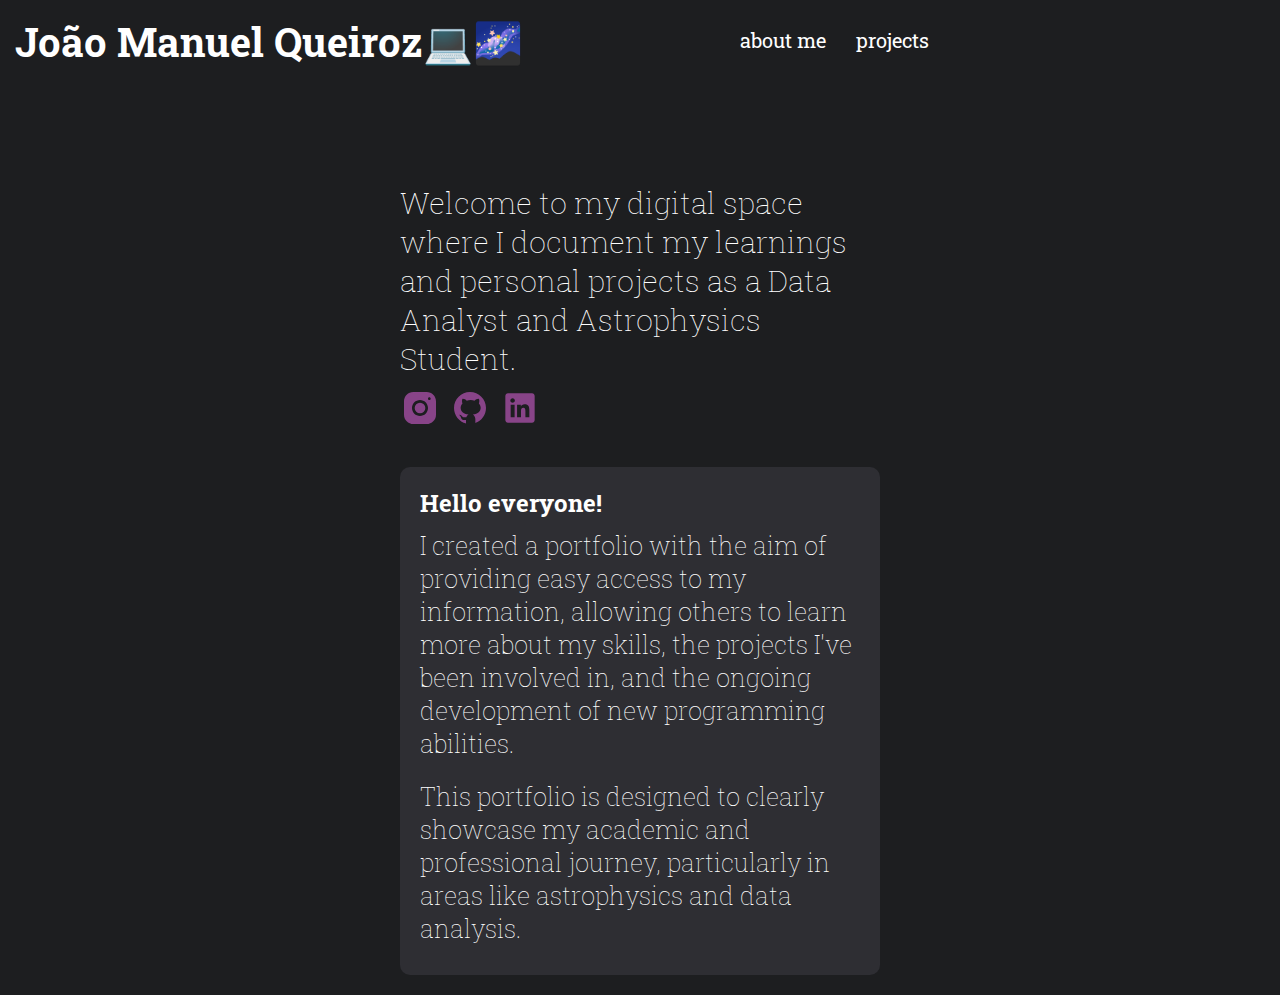
<file: index.html>
<!DOCTYPE html>
<html lang="en">

<head>
    <meta charset="UTF-8">
    <meta name="viewport" content="width=device-width, initial-scale=1.0">
    <link rel="stylesheet" href="style.css">
    <link rel="preconnect" href="https://fonts.googleapis.com">
    <link rel="preconnect" href="https://fonts.gstatic.com" crossorigin>
    <link href="https://fonts.googleapis.com/css2?family=Roboto+Slab:wght@100..900&display=swap" rel="stylesheet">
    <link rel="icon" type="image/png" sizes="96x96" href="path/to/icons8-universo-nolan-96.png">
    <title>JoaoManuelQueiroz</title>
</head>

<body>
    <header>
        <div class="header-title">João Manuel Queiroz&#128187&#127756</div>
        <div class="navigation">
            <div class="button-navigation cursor-pointer" onclick="window.location.href='aboutPage.html'">about me</div>
            <div class="button-navigation cursor-pointer" onclick="window.location.href='archivePage.html'">projects
            </div>
        </div>
    </header>
    <div>
        <div class="content-home">
            <div>
                <div class="welcome-message">Welcome to my digital space where I document my learnings and personal
                    projects as a Data Analyst and Astrophysics Student.</div>
                <div class="icons">
                    <div class="cursor-pointer"
                        onclick="window.open('https://www.instagram.com/jmqueirozz_/','_blank', 'noopener,noreferrer')">
                        <svg class="icon" xmlns="http://www.w3.org/2000/svg" viewBox="0 0 30 30" width="30px"
                            height="30px">
                            <path
                                d="M 9.9980469 3 C 6.1390469 3 3 6.1419531 3 10.001953 L 3 20.001953 C 3 23.860953 6.1419531 27 10.001953 27 L 20.001953 27 C 23.860953 27 27 23.858047 27 19.998047 L 27 9.9980469 C 27 6.1390469 23.858047 3 19.998047 3 L 9.9980469 3 z M 22 7 C 22.552 7 23 7.448 23 8 C 23 8.552 22.552 9 22 9 C 21.448 9 21 8.552 21 8 C 21 7.448 21.448 7 22 7 z M 15 9 C 18.309 9 21 11.691 21 15 C 21 18.309 18.309 21 15 21 C 11.691 21 9 18.309 9 15 C 9 11.691 11.691 9 15 9 z M 15 11 A 4 4 0 0 0 11 15 A 4 4 0 0 0 15 19 A 4 4 0 0 0 19 15 A 4 4 0 0 0 15 11 z" />
                            </svg>
                    </div>
                    <div class="cursor-pointer"
                        onclick="window.open('https://github.com/JoaoManuelQueiroz','_blank', 'noopener,noreferrer')">
                        <svg class="icon" xmlns="http://www.w3.org/2000/svg" viewBox="0 0 30 30" width="30px"
                            height="30px">
                            <path
                                d="M15,3C8.373,3,3,8.373,3,15c0,5.623,3.872,10.328,9.092,11.63C12.036,26.468,12,26.28,12,26.047v-2.051 c-0.487,0-1.303,0-1.508,0c-0.821,0-1.551-0.353-1.905-1.009c-0.393-0.729-0.461-1.844-1.435-2.526 c-0.289-0.227-0.069-0.486,0.264-0.451c0.615,0.174,1.125,0.596,1.605,1.222c0.478,0.627,0.703,0.769,1.596,0.769 c0.433,0,1.081-0.025,1.691-0.121c0.328-0.833,0.895-1.6,1.588-1.962c-3.996-0.411-5.903-2.399-5.903-5.098 c0-1.162,0.495-2.286,1.336-3.233C9.053,10.647,8.706,8.73,9.435,8c1.798,0,2.885,1.166,3.146,1.481C13.477,9.174,14.461,9,15.495,9 c1.036,0,2.024,0.174,2.922,0.483C18.675,9.17,19.763,8,21.565,8c0.732,0.731,0.381,2.656,0.102,3.594 c0.836,0.945,1.328,2.066,1.328,3.226c0,2.697-1.904,4.684-5.894,5.097C18.199,20.49,19,22.1,19,23.313v2.734 c0,0.104-0.023,0.179-0.035,0.268C23.641,24.676,27,20.236,27,15C27,8.373,21.627,3,15,3z" />
                            </svg>
                    </div>
                    <div class="cursor-pointer"
                        onclick="window.open('https://www.linkedin.com/in/joão-manuel-araújo-dantas-queiroz-40a9a531a/','_blank', 'noopener,noreferrer')">
                        <svg class="icon" xmlns="http://www.w3.org/2000/svg" viewBox="0 0 30 30" width="30px"
                            height="30px">
                            <path
                                d="M24,4H6C4.895,4,4,4.895,4,6v18c0,1.105,0.895,2,2,2h18c1.105,0,2-0.895,2-2V6C26,4.895,25.105,4,24,4z M10.954,22h-2.95 v-9.492h2.95V22z M9.449,11.151c-0.951,0-1.72-0.771-1.72-1.72c0-0.949,0.77-1.719,1.72-1.719c0.948,0,1.719,0.771,1.719,1.719 C11.168,10.38,10.397,11.151,9.449,11.151z M22.004,22h-2.948v-4.616c0-1.101-0.02-2.517-1.533-2.517 c-1.535,0-1.771,1.199-1.771,2.437V22h-2.948v-9.492h2.83v1.297h0.04c0.394-0.746,1.356-1.533,2.791-1.533 c2.987,0,3.539,1.966,3.539,4.522V22z" />
                            </svg>
                    </div>
                </div>
            </div>
            <div class="card-home">
                <h2>Hello everyone!</h2>
                <p>
                    I created a portfolio with the aim of providing easy access to my information, allowing others to
                    learn more about my skills, the projects I've been involved in, and the ongoing development of new
                    programming abilities.
                </p>
                <p>
                    This portfolio is designed to clearly showcase my academic and professional journey, particularly in
                    areas like astrophysics and data analysis.
                </p>
            </div>
        </div>
    </div>
</body>

</html>
</file>
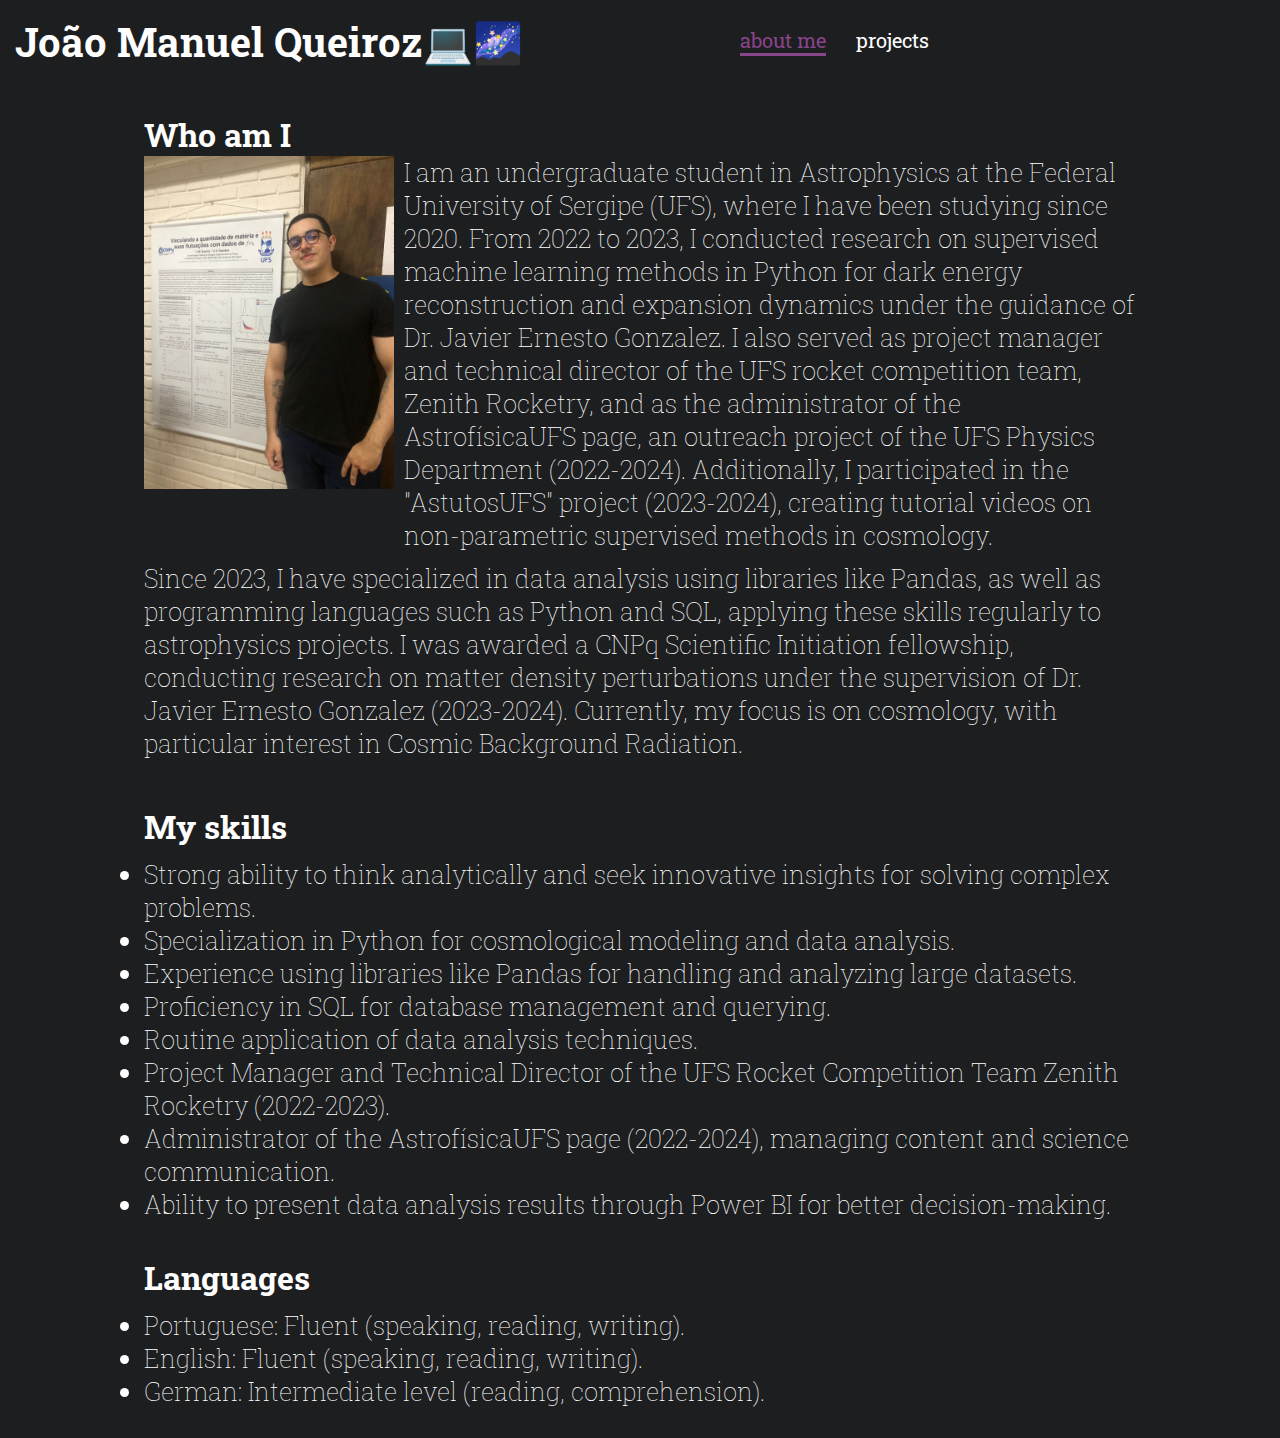
<file: aboutPage.html>
<!DOCTYPE html>
<html lang="en">
<head>
    <meta charset="UTF-8">
    <meta name="viewport" content="width=device-width, initial-scale=1.0">
    <link rel="stylesheet" href="style.css">
    <link rel="icon" type="image/png" sizes="96x96" href="path/to/icons8-universo-nolan-96.png">
    <title>JoaoManuelQueiroz</title>
</head>
<body>
    <header>
        <div class="header-title cursor-pointer" onclick="window.location.href='index.html'">João Manuel Queiroz&#128187&#127756</div>
        <div class="navigation">
            <div class="button-navigation selected">about me</div>
            <div class="button-navigation cursor-pointer" onclick="window.location.href='archivePage.html'">projects</div>
        </div>
    </header>
    <div class="container">
        <div class="content-about-me">
            <div>
                <h1>Who am I</h1>
                <div class="image-and-text">
                    <img class="mank-photo" src="images/mank.png" alt="">
                    <p class="padding-none">I am an undergraduate student in Astrophysics at the Federal University of Sergipe (UFS), where I have been studying since 2020. From 2022 to 2023, I conducted research on supervised machine learning methods in Python for dark energy reconstruction and expansion dynamics under the guidance of Dr. Javier Ernesto Gonzalez. I also served as project manager and technical director of the UFS rocket competition team, Zenith Rocketry, and as the administrator of the AstrofísicaUFS page, an outreach project of the UFS Physics Department (2022-2024). Additionally, I participated in the "AstutosUFS" project (2023-2024), creating tutorial videos on non-parametric supervised methods in cosmology.

                    </p>
                </div>
                <p>Since 2023, I have specialized in data analysis using libraries like Pandas, as well as programming languages such as Python and SQL, applying these skills regularly to astrophysics projects. I was awarded a CNPq Scientific Initiation fellowship, conducting research on matter density perturbations under the supervision of Dr. Javier Ernesto Gonzalez (2023-2024). Currently, my focus is on cosmology, with particular interest in Cosmic Background Radiation.</p>
            </div>
            <div>
                <h1>My skills</h1>
                <ul>
                    <li>
                        Strong ability to think analytically and seek innovative insights for solving complex problems. 
                    </li>
                    <li>
                        Specialization in Python for cosmological modeling and data analysis.
                    </li>
                    <li>
                        Experience using libraries like Pandas for handling and analyzing large datasets.
                    </li>
                    <li>
                        Proficiency in SQL for database management and querying.
                    </li>
                    <li>
                        Routine application of data analysis techniques.
                    </li>
                    <li>
                        Project Manager and Technical Director of the UFS Rocket Competition Team Zenith Rocketry (2022-2023).
                    </li>
                    <li>
                        Administrator of the AstrofísicaUFS page (2022-2024), managing content and science communication.
                    </li>
                    <li>
                        Ability to present data analysis results through Power BI for better decision-making.
                    </li>
                </ul>
            </div>
            <div>
                <h1>Languages</h1>
                <ul>
                    <li>
                        Portuguese: Fluent (speaking, reading, writing).
                    </li>
                    <li>
                        English: Fluent (speaking, reading, writing).
                    </li>
                    <li>
                        German: Intermediate level (reading, comprehension).
                    </li>
                </ul>
            </div>
        </div>
    </div>
</body>
</html>
</file>
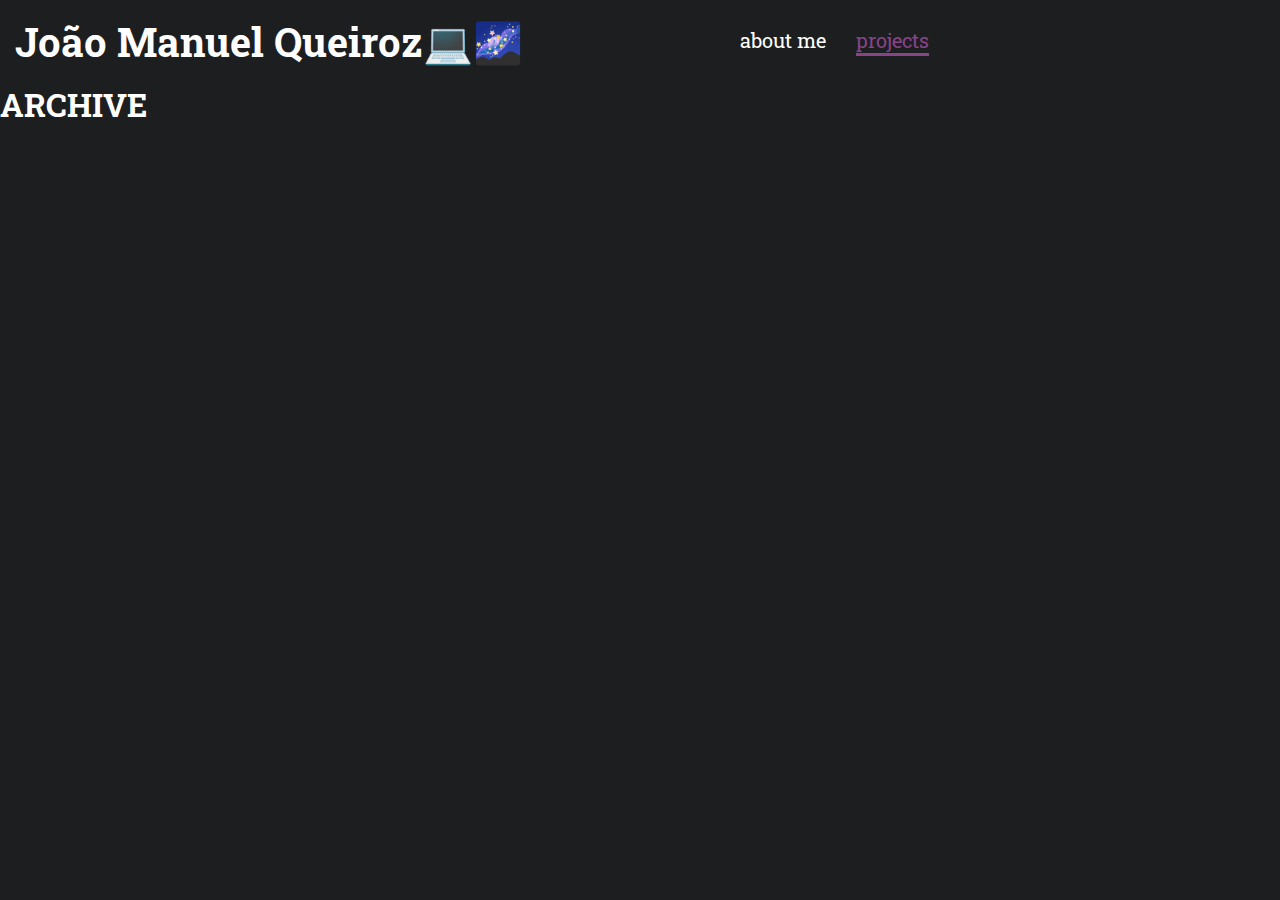
<file: archivePage.html>
<!DOCTYPE html>
<html lang="en">
<head>
    <meta charset="UTF-8">
    <meta name="viewport" content="width=device-width, initial-scale=1.0">
    <link rel="stylesheet" href="style.css">
    <link rel="icon" type="image/png" sizes="96x96" href="path/to/icons8-universo-nolan-96.png">
    <title>JoaoManuelQueiroz</title>
</head>
<body>
    <header>
        <div class="header-title cursor-pointer" onclick="window.location.href='index.html'">João Manuel Queiroz&#128187&#127756</div>
        <div class="navigation">
            <div class="button-navigation cursor-pointer" onclick="window.location.href='aboutPage.html'">about me</div>
            <div class="button-navigation selected">projects</div>
        </div>
    </header>
    <h1>ARCHIVE</h1>
</body>
</html>
</file>
<file: style.css>
@import url("https://fonts.googleapis.com/css2?family=Roboto+Slab:wght@100..900&display=swap");
* {
  margin: 0;
  padding: 0;
  box-sizing: border-box;
  font-family: "Roboto Slab";
  color: #ffffff;
}
body,
html {
  width: 100%;
  height: 100%;
  background-color: #1d1e20;
}
p {
  padding-top: 10px;
  padding-bottom: 10px;
  font-size: 25px;
}
ul {
  margin-top: 10px;
  font-size: 25px;
}
.cursor-pointer {
  cursor: pointer;
}
.button-navigation {
  border-bottom: 3px solid transparent;
}
.selected {
  color: #848 !important;
  border-color: #848;
}
.container {
  display: flex;
  justify-content: center;
  padding: 30px 20px;
}
/* CABEÇALHO */
header {
  width: 100%;
  padding: 15px;
  display: flex;
  gap: 200px;
  flex-direction: row;
}
.header-title {
  width: 50%;
  font-size: 40px;
  font-weight: bolder;
}
.navigation {
  display: flex;
  width: 50%;
  gap: 30px;
  align-items: center;
  font-size: 20px;
}
/* Home Page*/
.content-home {
  display: flex;
  flex-direction: column;
  gap: 35px;
  padding-top: 100px;
  padding-bottom: 20px;
  padding-left: 400px;
  padding-right: 400px;
}
.welcome-message {
  width: 100%;
  font-size: 30px;
  font-weight: lighter;
}
.icons {
  display: flex;
  flex-direction: row;
  width: 100%;
  gap: 10px;
}
.icon {
  margin-top: 10px;
  width: 40px;
  height: 40px;
  fill: #848;
}
.card-home {
  background-color: #2e2e33;
  padding: 20px;
  border-radius: 10px;
}
.card-home p {
  font-weight: lighter;
}
/* About Me Page */
.content-about-me {
  display: flex;
  flex-direction: column;
  gap: 35px;
  max-width: 80%;
}
.content-about-me div p,
.content-about-me div ul {
  font-weight: lighter;
}
.image-and-text {
  display: flex;
}
.mank-photo {
  width: 250px;
  height: 100%;
  margin-right: 10px;
}
.padding-none {
  padding: 0;
}
@media screen {
}
</file>
